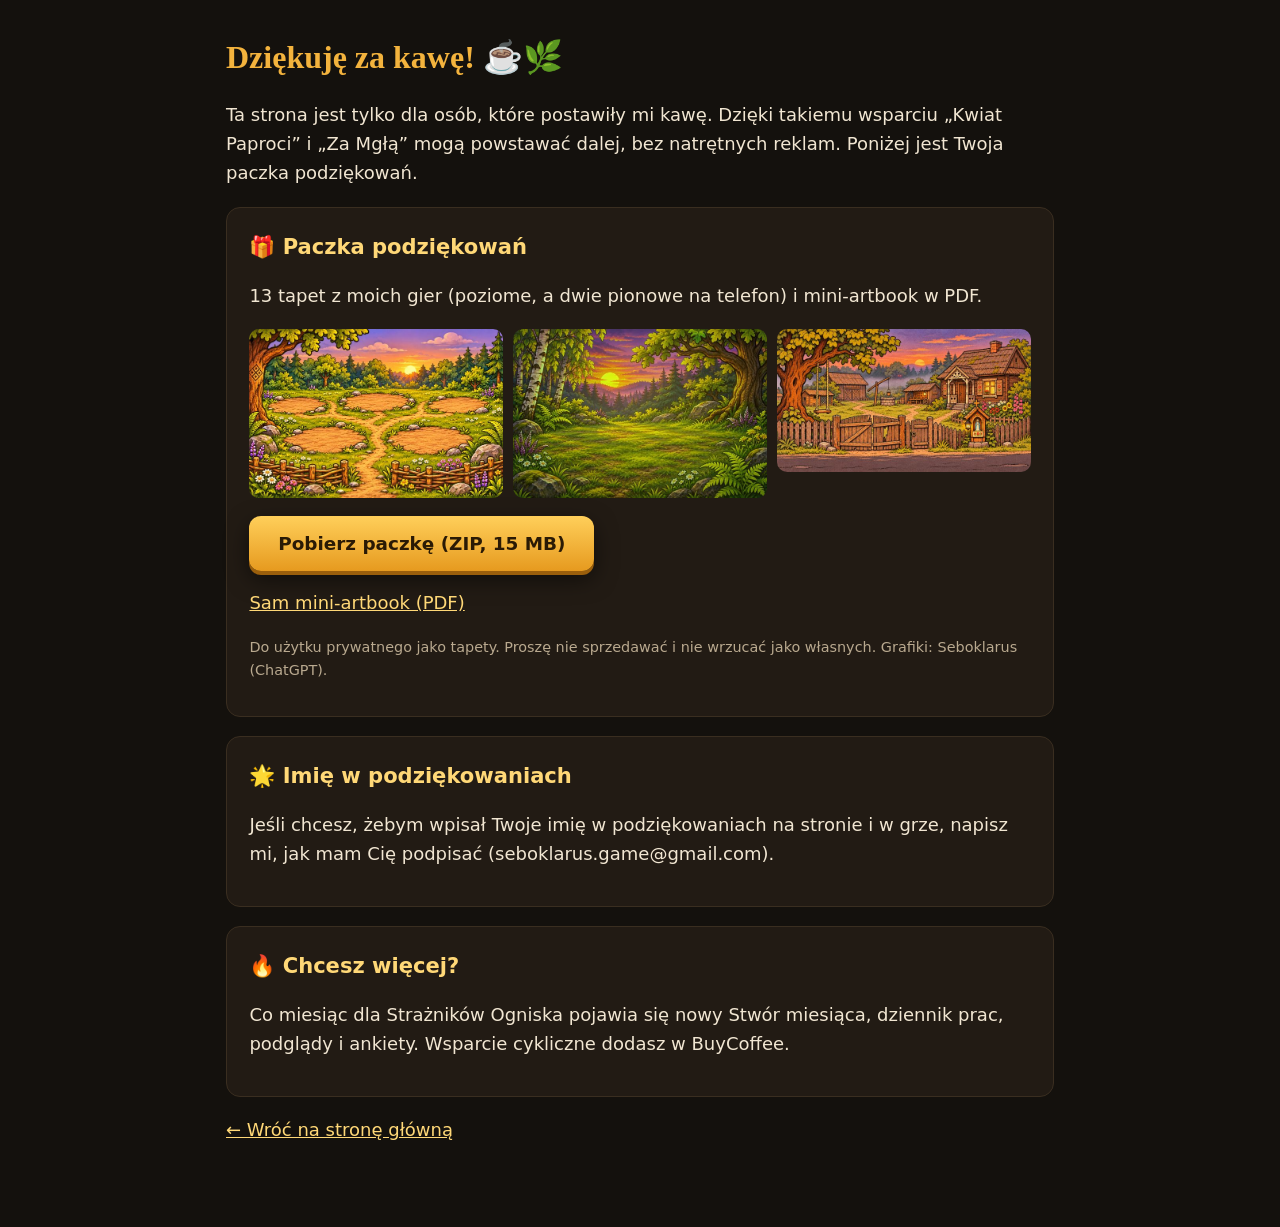
<file: dla-wspierajacych-e44f69cf/index.html>
<!DOCTYPE html><html lang="pl"><head><meta charset="utf-8"><meta name="viewport" content="width=device-width, initial-scale=1">
<meta name="robots" content="noindex, nofollow"><title>Dla wspierających | Seboklarus</title><link rel="stylesheet" href="../styl.css">
<style>main{max-width:860px;margin:0 auto;padding:2rem 1rem 4rem}.karta{background:var(--karta);border:1px solid #3a2e20;border-radius:14px;padding:1.2rem 1.4rem;margin:1.2rem 0}.podglad{display:grid;grid-template-columns:repeat(auto-fit,minmax(200px,1fr));gap:.6rem;margin:1rem 0}.podglad img{width:100%;border-radius:10px}h3{color:var(--zloto2);margin:.2rem 0 .4rem}.male{color:var(--szary);font-size:.9rem}</style></head><body><main>
<h2>Dziękuję za kawę! ☕🌿</h2>
<p>Ta strona jest tylko dla osób, które postawiły mi kawę. Dzięki takiemu wsparciu „Kwiat Paproci” i „Za Mgłą” mogą powstawać dalej, bez natrętnych reklam. Poniżej jest Twoja paczka podziękowań.</p>
<div class="karta"><h3>🎁 Paczka podziękowań</h3>
<p>13 tapet z moich gier (poziome, a dwie pionowe na telefon) i mini-artbook w PDF.</p>
<div class="podglad"><img src="pod_kwiat_osada.jpg" alt=""><img src="pod_kwiat_pradawny_las.jpg" alt=""><img src="pod_za_mgla_zagroda_z_drogi.jpg" alt=""></div>
<p><a class="przycisk" href="Seboklarus_paczka_podziekowan.zip" download>Pobierz paczkę (ZIP, 15 MB)</a></p>
<p><a href="Mini-artbook_Seboklarus.pdf">Sam mini-artbook (PDF)</a></p>
<p class="male">Do użytku prywatnego jako tapety. Proszę nie sprzedawać i nie wrzucać jako własnych. Grafiki: Seboklarus (ChatGPT).</p></div>
<div class="karta"><h3>🌟 Imię w podziękowaniach</h3><p>Jeśli chcesz, żebym wpisał Twoje imię w podziękowaniach na stronie i w grze, napisz mi, jak mam Cię podpisać (seboklarus.game@gmail.com).</p></div>
<div class="karta"><h3>🔥 Chcesz więcej?</h3><p>Co miesiąc dla Strażników Ogniska pojawia się nowy Stwór miesiąca, dziennik prac, podglądy i ankiety. Wsparcie cykliczne dodasz w BuyCoffee.</p></div>
<p><a href="../">← Wróć na stronę główną</a></p></main></body></html>
</file>
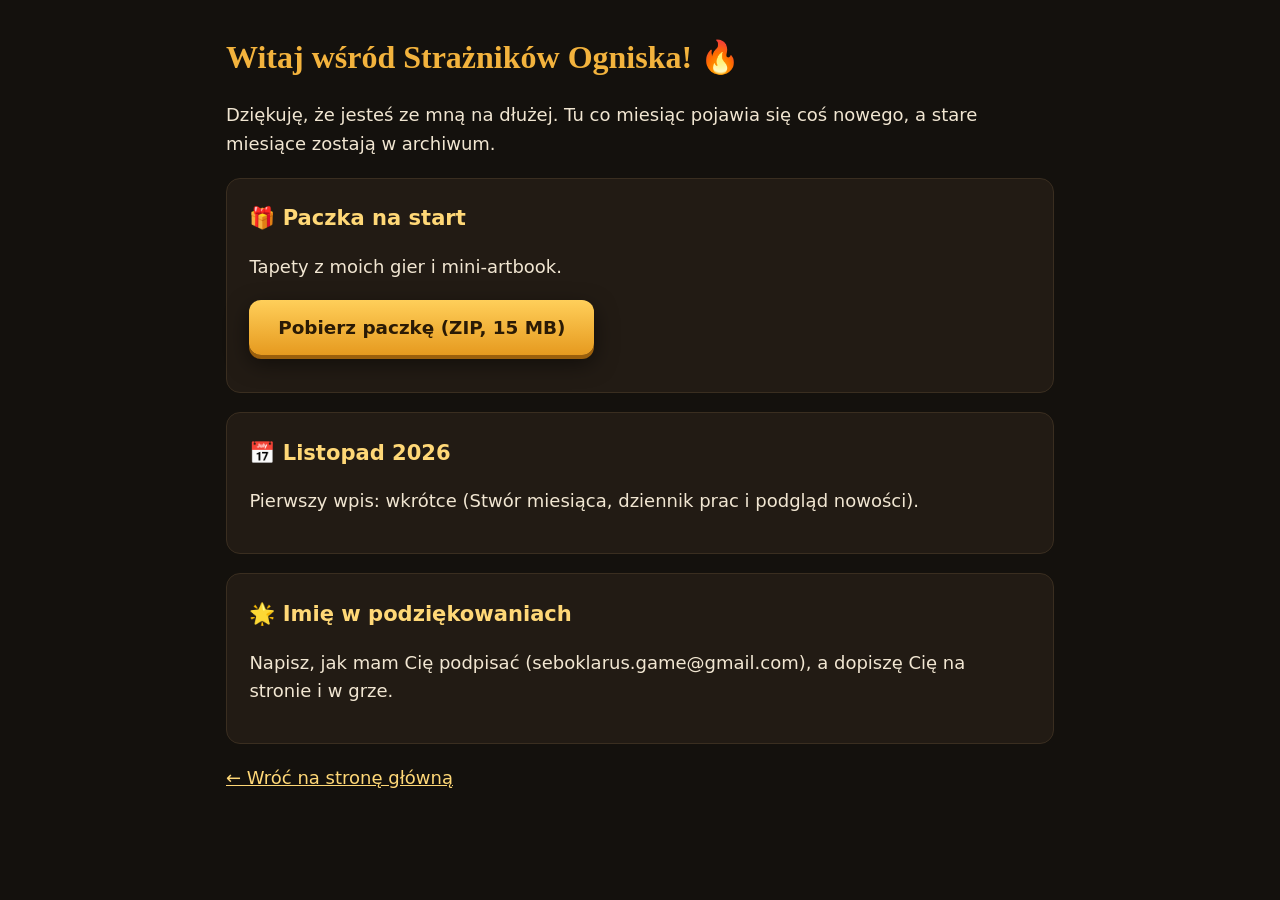
<file: straznicy-ognia-071a0397/index.html>
<!DOCTYPE html><html lang="pl"><head><meta charset="utf-8"><meta name="viewport" content="width=device-width, initial-scale=1">
<meta name="robots" content="noindex, nofollow"><title>Strażnicy Ogniska | Seboklarus</title><link rel="stylesheet" href="../styl.css">
<style>main{max-width:860px;margin:0 auto;padding:2rem 1rem 4rem}.karta{background:var(--karta);border:1px solid #3a2e20;border-radius:14px;padding:1.2rem 1.4rem;margin:1.2rem 0}.podglad{display:grid;grid-template-columns:repeat(auto-fit,minmax(200px,1fr));gap:.6rem;margin:1rem 0}.podglad img{width:100%;border-radius:10px}h3{color:var(--zloto2);margin:.2rem 0 .4rem}.male{color:var(--szary);font-size:.9rem}</style></head><body><main>
<h2>Witaj wśród Strażników Ogniska! 🔥</h2>
<p>Dziękuję, że jesteś ze mną na dłużej. Tu co miesiąc pojawia się coś nowego, a stare miesiące zostają w archiwum.</p>
<div class="karta"><h3>🎁 Paczka na start</h3><p>Tapety z moich gier i mini-artbook.</p>
<p><a class="przycisk" href="../dla-wspierajacych-e44f69cf/Seboklarus_paczka_podziekowan.zip" download>Pobierz paczkę (ZIP, 15 MB)</a></p></div>
<div class="karta"><h3>📅 Listopad 2026</h3><p>Pierwszy wpis: wkrótce (Stwór miesiąca, dziennik prac i podgląd nowości).</p></div>
<div class="karta"><h3>🌟 Imię w podziękowaniach</h3><p>Napisz, jak mam Cię podpisać (seboklarus.game@gmail.com), a dopiszę Cię na stronie i w grze.</p></div>
<p><a href="../">← Wróć na stronę główną</a></p></main></body></html>
</file>
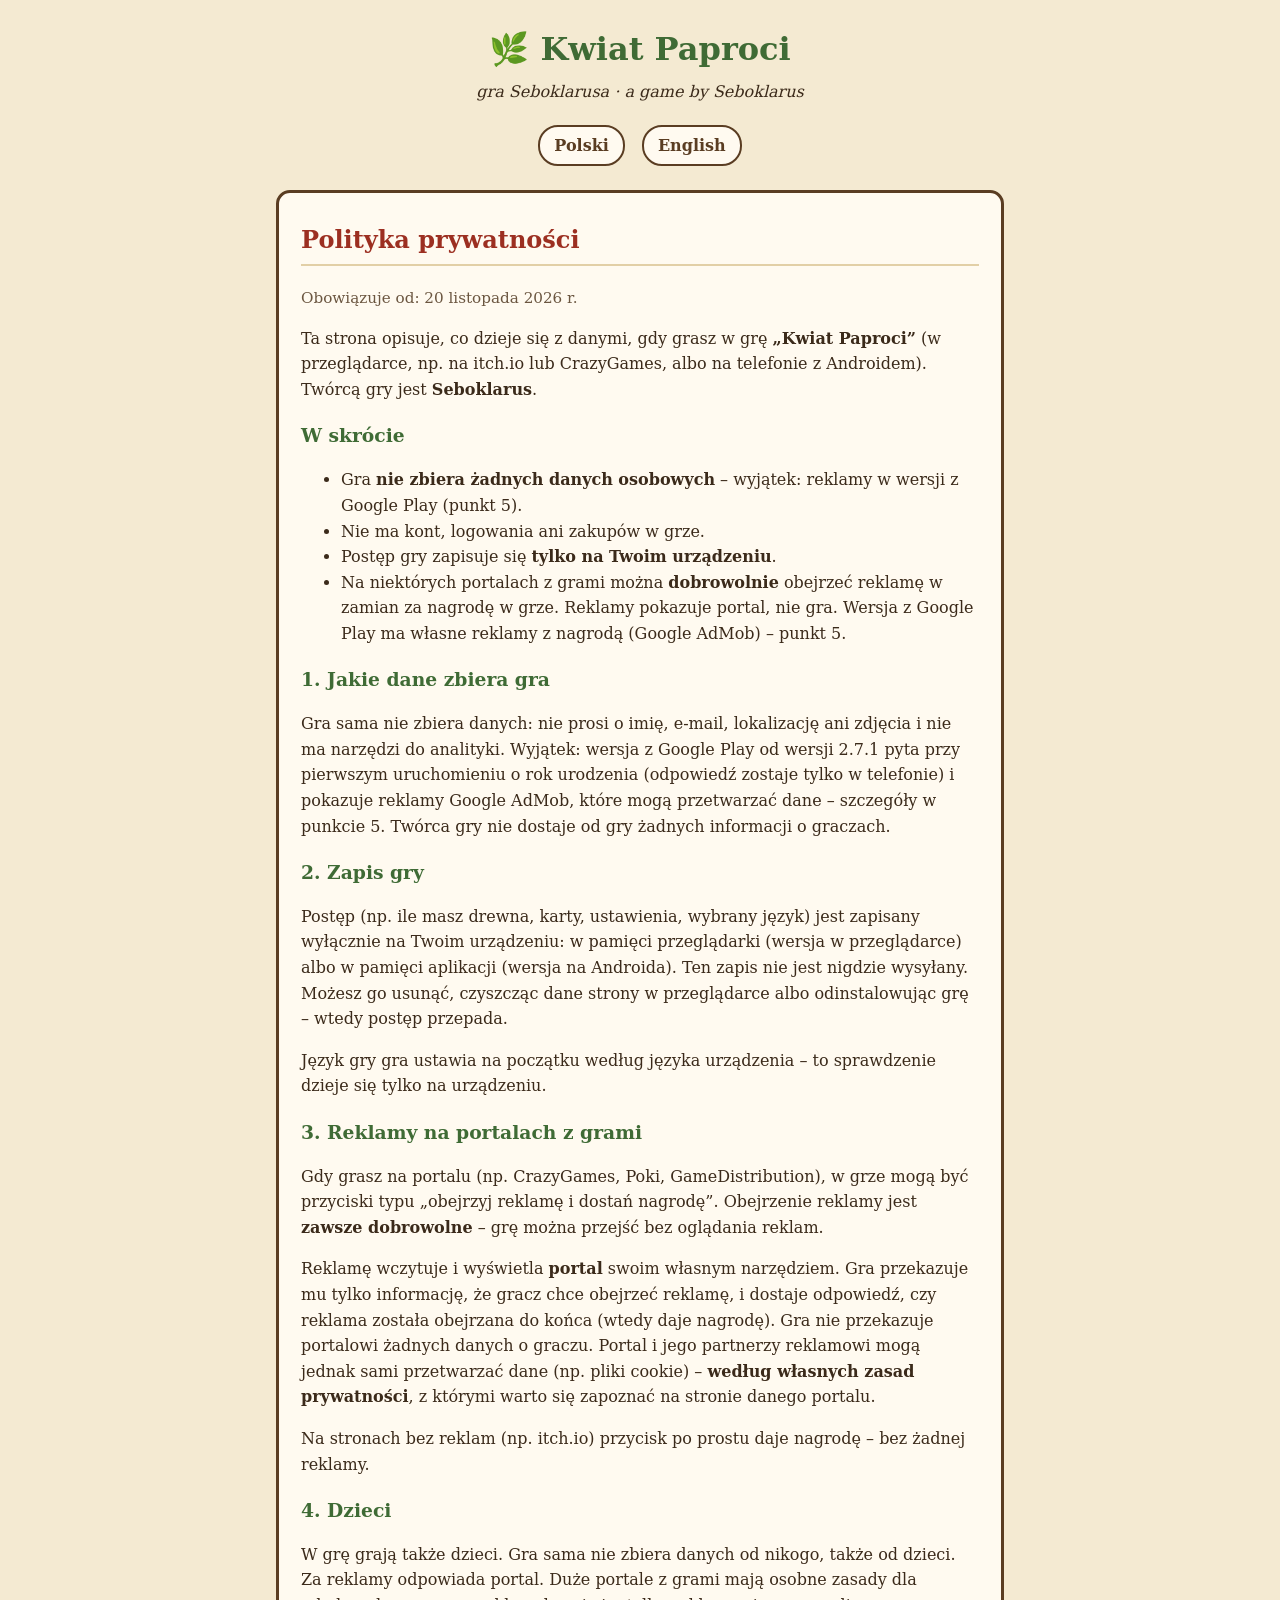
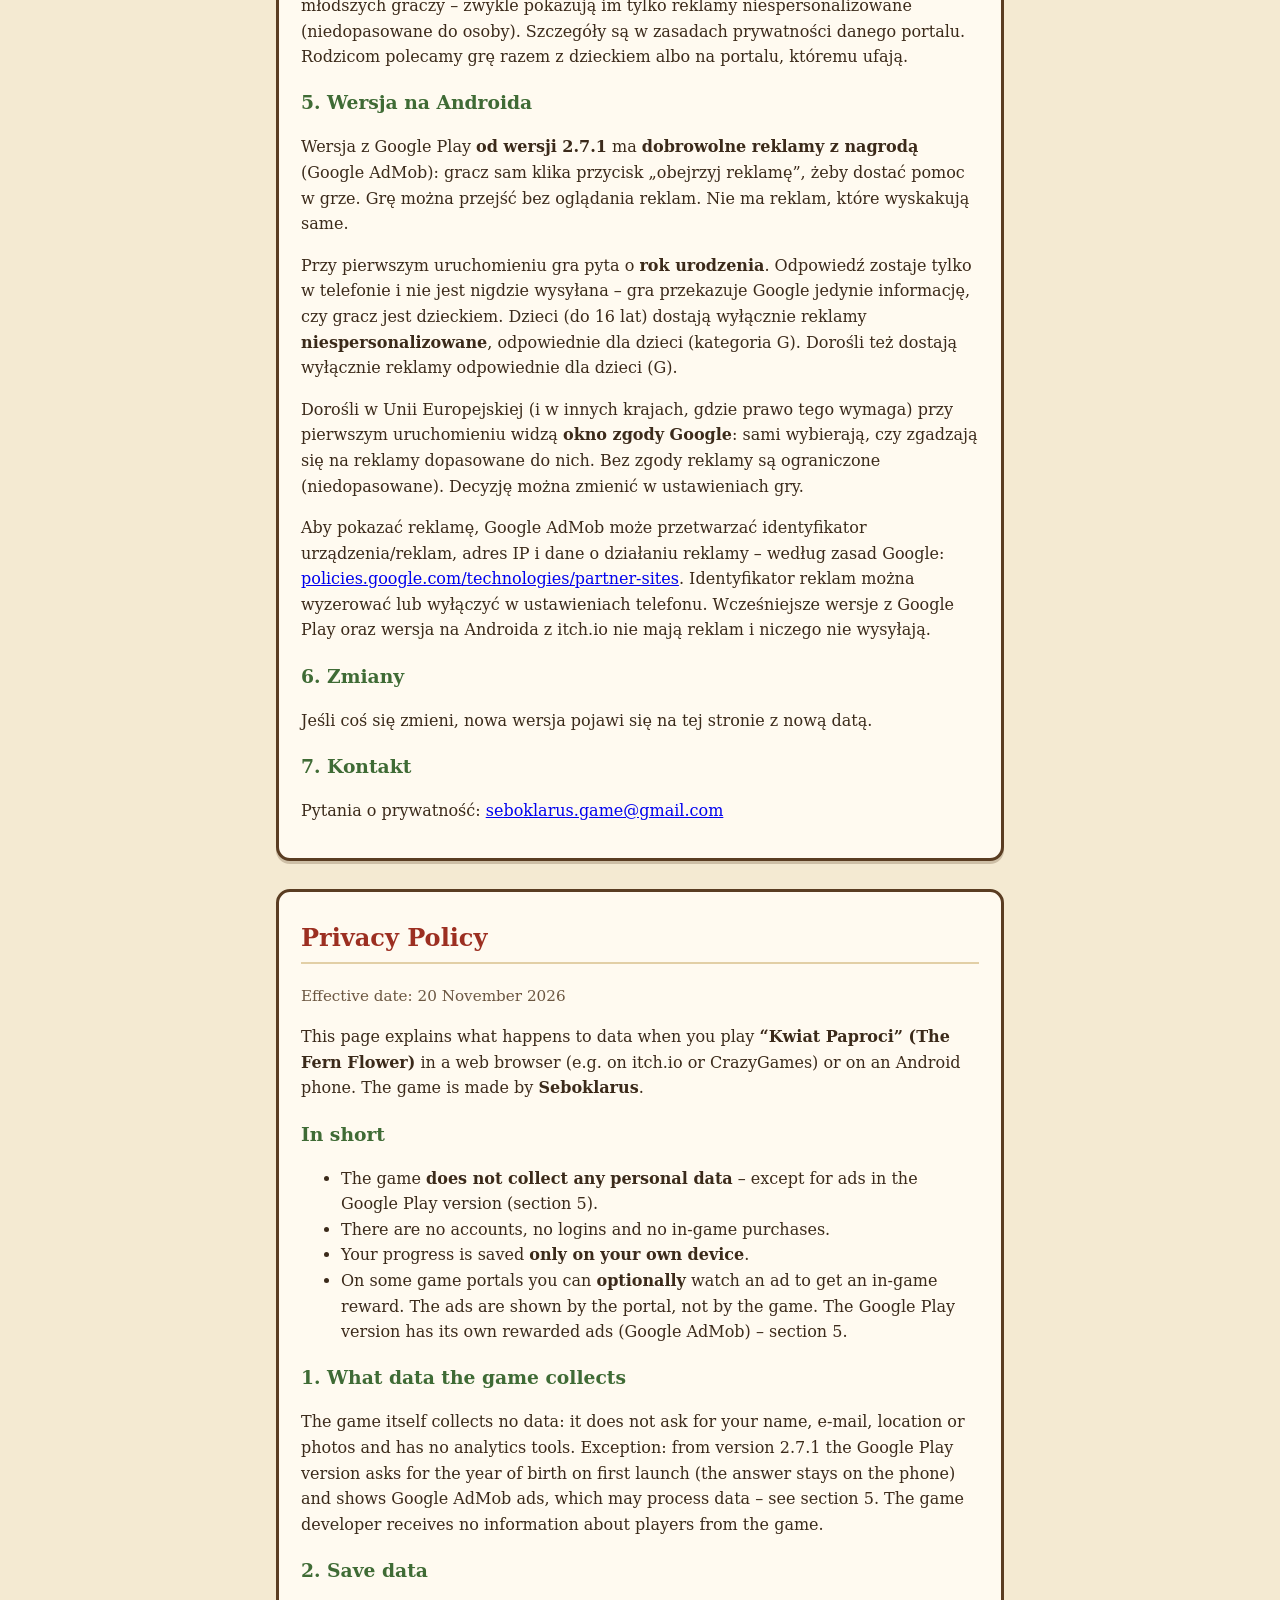
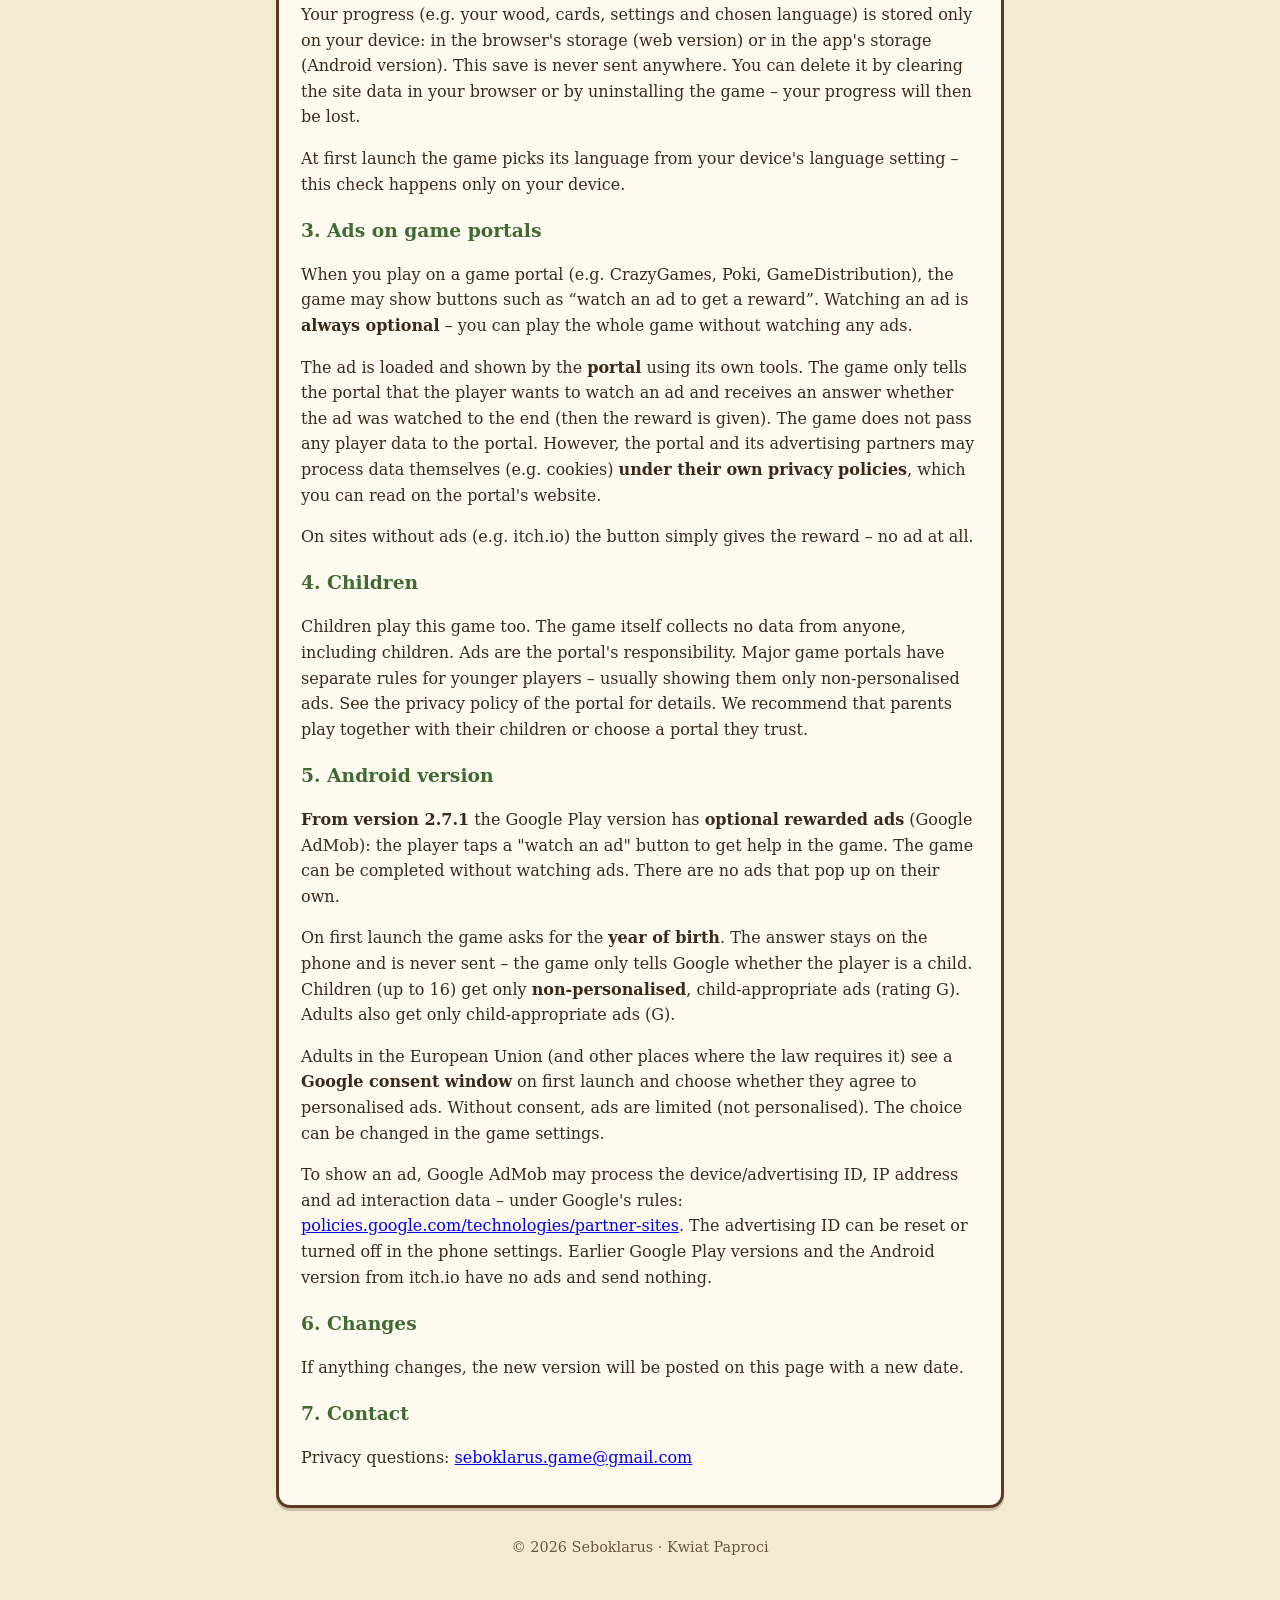
<file: prywatnosc.html>
<!DOCTYPE html>
<html lang="pl">
<head>
<meta charset="utf-8">
<meta name="viewport" content="width=device-width, initial-scale=1">
<title>Kwiat Paproci – Polityka prywatności / Privacy Policy</title>
<style>
  :root { --tlo:#f4ead2; --karta:#fffaf0; --tekst:#3b2a1a; --akcent:#9c2f21; --zielen:#3f6b35; --ramka:#5a3d22; }
  * { box-sizing: border-box; }
  body { margin:0; background:var(--tlo); color:var(--tekst);
         font-family: Georgia, "DejaVu Serif", "Times New Roman", serif; line-height:1.6; }
  .strona { max-width: 760px; margin: 0 auto; padding: 24px 16px 48px; }
  header { text-align:center; margin-bottom: 20px; }
  header h1 { margin: 0; font-size: 2rem; color: var(--zielen); }
  header p { margin: 4px 0 0; font-style: italic; }
  nav { text-align:center; margin: 12px 0 24px; }
  nav a { display:inline-block; margin: 0 6px; padding: 6px 14px; border:2px solid var(--ramka);
          border-radius: 20px; color: var(--ramka); text-decoration:none; font-weight:bold; background:var(--karta); }
  section { background: var(--karta); border: 3px solid var(--ramka); border-radius: 14px;
            padding: 8px 22px 18px; margin-bottom: 28px; box-shadow: 0 3px 0 rgba(90,61,34,.25); }
  h2 { color: var(--akcent); border-bottom: 2px solid #e2cfa6; padding-bottom: 4px; }
  h3 { color: var(--zielen); margin-bottom: 4px; }
  .uzupelnic { background:#ffe08a; padding: 1px 6px; border-radius: 4px; font-weight:bold; }
  .data { font-size: .95rem; color: #6b5640; }
  footer { text-align:center; font-size:.9rem; color:#6b5640; }
</style>
</head>
<body>
<div class="strona">

<header>
  <h1>🌿 Kwiat Paproci</h1>
  <p>gra Seboklarusa · a game by Seboklarus</p>
</header>

<nav>
  <a href="#pl">Polski</a>
  <a href="#en">English</a>
</nav>

<!-- ===================== POLSKI ===================== -->
<section id="pl" lang="pl">
  <h2>Polityka prywatności</h2>
  <p class="data">Obowiązuje od: 20 listopada 2026 r.</p>

  <p>Ta strona opisuje, co dzieje się z danymi, gdy grasz w grę <strong>„Kwiat Paproci”</strong>
  (w przeglądarce, np. na itch.io lub CrazyGames, albo na telefonie z Androidem). Twórcą gry jest <strong>Seboklarus</strong>.</p>

  <h3>W skrócie</h3>
  <ul>
    <li>Gra <strong>nie zbiera żadnych danych osobowych</strong> – wyjątek: reklamy w wersji z Google Play (punkt 5).</li>
    <li>Nie ma kont, logowania ani zakupów w grze.</li>
    <li>Postęp gry zapisuje się <strong>tylko na Twoim urządzeniu</strong>.</li>
    <li>Na niektórych portalach z grami można <strong>dobrowolnie</strong> obejrzeć reklamę w zamian za nagrodę w grze. Reklamy pokazuje portal, nie gra. Wersja z Google Play ma własne reklamy z nagrodą (Google AdMob) – punkt 5.</li>
  </ul>

  <h3>1. Jakie dane zbiera gra</h3>
  <p>Gra sama nie zbiera danych: nie prosi o imię, e-mail, lokalizację ani zdjęcia i nie ma narzędzi do analityki. Wyjątek: wersja z Google Play od wersji 2.7.1 pyta przy pierwszym uruchomieniu o rok urodzenia (odpowiedź zostaje tylko w telefonie) i pokazuje reklamy Google AdMob, które mogą przetwarzać dane – szczegóły w punkcie 5.
  Twórca gry nie dostaje od gry żadnych informacji o graczach.</p>

  <h3>2. Zapis gry</h3>
  <p>Postęp (np. ile masz drewna, karty, ustawienia, wybrany język) jest zapisany wyłącznie na Twoim urządzeniu:
  w pamięci przeglądarki (wersja w przeglądarce) albo w pamięci aplikacji (wersja na Androida). Ten zapis nie jest nigdzie wysyłany.
  Możesz go usunąć, czyszcząc dane strony w przeglądarce albo odinstalowując grę – wtedy postęp przepada.</p>
  <p>Język gry gra ustawia na początku według języka urządzenia – to sprawdzenie dzieje się tylko na urządzeniu.</p>

  <h3>3. Reklamy na portalach z grami</h3>
  <p>Gdy grasz na portalu (np. CrazyGames, Poki, GameDistribution), w grze mogą być przyciski typu „obejrzyj reklamę i dostań nagrodę”.
  Obejrzenie reklamy jest <strong>zawsze dobrowolne</strong> – grę można przejść bez oglądania reklam.</p>
  <p>Reklamę wczytuje i wyświetla <strong>portal</strong> swoim własnym narzędziem. Gra przekazuje mu tylko informację,
  że gracz chce obejrzeć reklamę, i dostaje odpowiedź, czy reklama została obejrzana do końca (wtedy daje nagrodę). Gra nie przekazuje portalowi żadnych danych o graczu.
  Portal i jego partnerzy reklamowi mogą jednak sami przetwarzać dane (np. pliki cookie) – <strong>według własnych zasad prywatności</strong>,
  z którymi warto się zapoznać na stronie danego portalu.</p>
  <p>Na stronach bez reklam (np. itch.io) przycisk po prostu daje nagrodę – bez żadnej reklamy.</p>

  <h3>4. Dzieci</h3>
  <p>W grę grają także dzieci. Gra sama nie zbiera danych od nikogo, także od dzieci.
  Za reklamy odpowiada portal. Duże portale z grami mają osobne zasady dla młodszych graczy – zwykle pokazują im tylko reklamy niespersonalizowane (niedopasowane do osoby). Szczegóły są w zasadach prywatności danego portalu.
  Rodzicom polecamy grę razem z dzieckiem albo na portalu, któremu ufają.</p>

  <h3>5. Wersja na Androida</h3>
  <p>Wersja z Google Play <strong>od wersji 2.7.1</strong> ma <strong>dobrowolne reklamy z nagrodą</strong> (Google AdMob): gracz sam klika przycisk „obejrzyj reklamę”, żeby dostać pomoc w grze.
  Grę można przejść bez oglądania reklam. Nie ma reklam, które wyskakują same.</p>
  <p>Przy pierwszym uruchomieniu gra pyta o <strong>rok urodzenia</strong>. Odpowiedź zostaje tylko w telefonie i nie jest nigdzie wysyłana – gra przekazuje Google
  jedynie informację, czy gracz jest dzieckiem. Dzieci (do 16 lat) dostają wyłącznie reklamy <strong>niespersonalizowane</strong>, odpowiednie dla dzieci (kategoria G).
  Dorośli też dostają wyłącznie reklamy odpowiednie dla dzieci (G).</p>
  <p>Dorośli w Unii Europejskiej (i w innych krajach, gdzie prawo tego wymaga) przy pierwszym uruchomieniu widzą <strong>okno zgody Google</strong>: sami wybierają, czy zgadzają się na reklamy dopasowane do nich. Bez zgody reklamy są ograniczone (niedopasowane). Decyzję można zmienić w ustawieniach gry.</p>
  <p>Aby pokazać reklamę, Google AdMob może przetwarzać identyfikator urządzenia/reklam, adres IP i dane o działaniu reklamy – według zasad Google:
  <a href="https://policies.google.com/technologies/partner-sites">policies.google.com/technologies/partner-sites</a>. Identyfikator reklam można wyzerować lub wyłączyć w ustawieniach telefonu.
  Wcześniejsze wersje z Google Play oraz wersja na Androida z itch.io nie mają reklam i niczego nie wysyłają.</p>

  <h3>6. Zmiany</h3>
  <p>Jeśli coś się zmieni, nowa wersja pojawi się na tej stronie z nową datą.</p>

  <h3>7. Kontakt</h3>
  <p>Pytania o prywatność: <a href="mailto:seboklarus.game@gmail.com">seboklarus.game@gmail.com</a></p>
</section>

<!-- ===================== ENGLISH ===================== -->
<section id="en" lang="en">
  <h2>Privacy Policy</h2>
  <p class="data">Effective date: 20 November 2026</p>

  <p>This page explains what happens to data when you play <strong>“Kwiat Paproci” (The Fern Flower)</strong>
  in a web browser (e.g. on itch.io or CrazyGames) or on an Android phone. The game is made by <strong>Seboklarus</strong>.</p>

  <h3>In short</h3>
  <ul>
    <li>The game <strong>does not collect any personal data</strong> – except for ads in the Google Play version (section 5).</li>
    <li>There are no accounts, no logins and no in-game purchases.</li>
    <li>Your progress is saved <strong>only on your own device</strong>.</li>
    <li>On some game portals you can <strong>optionally</strong> watch an ad to get an in-game reward. The ads are shown by the portal, not by the game. The Google Play version has its own rewarded ads (Google AdMob) – section 5.</li>
  </ul>

  <h3>1. What data the game collects</h3>
  <p>The game itself collects no data: it does not ask for your name, e-mail, location or photos and has no analytics tools. Exception: from version 2.7.1 the Google Play version asks for the year of birth on first launch (the answer stays on the phone) and shows Google AdMob ads, which may process data – see section 5.
  The game developer receives no information about players from the game.</p>

  <h3>2. Save data</h3>
  <p>Your progress (e.g. your wood, cards, settings and chosen language) is stored only on your device:
  in the browser's storage (web version) or in the app's storage (Android version). This save is never sent anywhere.
  You can delete it by clearing the site data in your browser or by uninstalling the game – your progress will then be lost.</p>
  <p>At first launch the game picks its language from your device's language setting – this check happens only on your device.</p>

  <h3>3. Ads on game portals</h3>
  <p>When you play on a game portal (e.g. CrazyGames, Poki, GameDistribution), the game may show buttons such as “watch an ad to get a reward”.
  Watching an ad is <strong>always optional</strong> – you can play the whole game without watching any ads.</p>
  <p>The ad is loaded and shown by the <strong>portal</strong> using its own tools. The game only tells the portal that the player wants to watch an ad
  and receives an answer whether the ad was watched to the end (then the reward is given). The game does not pass any player data to the portal.
  However, the portal and its advertising partners may process data themselves (e.g. cookies) <strong>under their own privacy policies</strong>,
  which you can read on the portal's website.</p>
  <p>On sites without ads (e.g. itch.io) the button simply gives the reward – no ad at all.</p>

  <h3>4. Children</h3>
  <p>Children play this game too. The game itself collects no data from anyone, including children.
  Ads are the portal's responsibility. Major game portals have separate rules for younger players – usually showing them only non-personalised ads. See the privacy policy of the portal for details.
  We recommend that parents play together with their children or choose a portal they trust.</p>

  <h3>5. Android version</h3>
  <p><strong>From version 2.7.1</strong> the Google Play version has <strong>optional rewarded ads</strong> (Google AdMob): the player taps a "watch an ad" button to get help in the game.
  The game can be completed without watching ads. There are no ads that pop up on their own.</p>
  <p>On first launch the game asks for the <strong>year of birth</strong>. The answer stays on the phone and is never sent – the game only tells Google
  whether the player is a child. Children (up to 16) get only <strong>non-personalised</strong>, child-appropriate ads (rating G). Adults also get only child-appropriate ads (G).</p>
  <p>Adults in the European Union (and other places where the law requires it) see a <strong>Google consent window</strong> on first launch and choose whether they agree to personalised ads. Without consent, ads are limited (not personalised). The choice can be changed in the game settings.</p>
  <p>To show an ad, Google AdMob may process the device/advertising ID, IP address and ad interaction data – under Google's rules:
  <a href="https://policies.google.com/technologies/partner-sites">policies.google.com/technologies/partner-sites</a>. The advertising ID can be reset or turned off in the phone settings.
  Earlier Google Play versions and the Android version from itch.io have no ads and send nothing.</p>

  <h3>6. Changes</h3>
  <p>If anything changes, the new version will be posted on this page with a new date.</p>

  <h3>7. Contact</h3>
  <p>Privacy questions: <a href="mailto:seboklarus.game@gmail.com">seboklarus.game@gmail.com</a></p>
</section>

<footer>© 2026 Seboklarus · Kwiat Paproci</footer>

</div>
</body>
</html>
</file>
<file: styl.css>
:root {
  --tlo: #14110d; --karta: #221b14; --zloto: #f3b33d; --zloto2: #ffd877;
  --tekst: #f1e6d2; --szary: #b9a98f; --mgla: #8fa3a8;
}
* { box-sizing: border-box; }
html { scroll-behavior: smooth; }
body {
  margin: 0; background: var(--tlo); color: var(--tekst);
  font: 18px/1.6 "Segoe UI", Roboto, "Noto Sans", system-ui, sans-serif;
}
html[lang="pl"] .en, html[lang="en"] .pl { display: none !important; }
a { color: var(--zloto2); }
h2 { font-family: Georgia, "Times New Roman", serif; color: var(--zloto); font-size: 2rem; margin: 0 0 .6rem; }

/* górny pasek */
.gora {
  position: sticky; top: 0; z-index: 10; display: flex; justify-content: space-between; align-items: center;
  padding: .5rem 1rem; background: rgba(20, 17, 13, .88); backdrop-filter: blur(6px);
  border-bottom: 1px solid #3a2e20;
}
.marka { display: flex; align-items: center; gap: .5rem; text-decoration: none; color: var(--tekst); font-weight: 700; }
.marka img { border-radius: 8px; }
.linki { display: flex; align-items: center; gap: 1rem; }
.linki a { text-decoration: none; color: var(--tekst); font-size: .95rem; }
.linki a:hover { color: var(--zloto2); }
#jezyk {
  background: none; border: 1px solid var(--zloto); color: var(--zloto); border-radius: 6px;
  padding: .2rem .6rem; font-weight: 700; cursor: pointer;
}

/* nagłówek z okładką */
.bohater { position: relative; min-height: min(88vh, 780px); display: grid; place-items: center; text-align: center; overflow: hidden; }
.bohater-tlo {
  position: absolute; inset: 0; background: url(img/kwiat_tlo.jpg) center / cover no-repeat;
  filter: brightness(.55);
}
.bohater-tlo::after { content: ""; position: absolute; inset: 0; background: linear-gradient(transparent 55%, var(--tlo)); }
.bohater-tresc { position: relative; padding: 2rem 1rem 3rem; max-width: 900px; }
.bohater h1 { margin: 0; }
.logo { width: min(560px, 90vw); height: auto; filter: drop-shadow(0 6px 18px #000a); }
.hasło { font-size: 1.25rem; text-shadow: 0 2px 6px #000; margin: .5rem 0 1.4rem; }
.platformy { color: var(--szary); font-size: .95rem; text-shadow: 0 1px 4px #000; }

.przycisk {
  display: inline-block; padding: .8rem 1.8rem; border-radius: 12px; text-decoration: none;
  background: linear-gradient(#ffcf5a, #e69a1f); color: #2a1a05; font-weight: 800; font-size: 1.15rem;
  box-shadow: 0 4px 0 #9b5f0c, 0 8px 22px #0008; transition: transform .1s;
}
.przycisk:hover { transform: translateY(-2px); }
.przycisk.duzy { font-size: 1.5rem; padding: 1rem 2.4rem; }
.przycisk.drugi { background: linear-gradient(#c9d6d8, #8fa3a8); box-shadow: 0 4px 0 #56676b, 0 8px 22px #0008; color: #142023; }

main { max-width: 1150px; margin: 0 auto; padding: 0 1rem; }
section { margin: 3.5rem 0; }

/* film + opis */
.pas { display: grid; grid-template-columns: 1.2fr 1fr; gap: 2rem; align-items: start; }
.film { position: relative; aspect-ratio: 16 / 9; border-radius: 14px; overflow: hidden; cursor: pointer; background: #000; box-shadow: 0 10px 30px #000a; }
.film img, .film iframe { width: 100%; height: 100%; object-fit: cover; border: 0; display: block; }
.graj-film {
  position: absolute; inset: 0; margin: auto; width: 84px; height: 84px; border-radius: 50%;
  border: 0; background: #e33c; color: #fff; font-size: 2.2rem; cursor: pointer;
}
.cechy { padding-left: 0; list-style: none; }
.cechy li { margin: .35rem 0; }

/* galeria */
.galeria { display: grid; grid-template-columns: repeat(3, 1fr); gap: .8rem; }
.galeria img {
  width: 100%; aspect-ratio: 16 / 9; object-fit: cover; border-radius: 10px; cursor: zoom-in;
  box-shadow: 0 4px 14px #0009; transition: transform .15s;
}
.galeria img:hover { transform: scale(1.03); }
.srodek { text-align: center; }
.male { color: var(--szary); font-size: .95rem; }

/* Za Mgłą */
.mgla {
  position: relative; padding: 2.5rem 2rem; border-radius: 20px; overflow: hidden;
  background: radial-gradient(ellipse at 30% 0%, #3d4b4e 0%, #1c2426 55%, #121719 100%);
  border: 1px solid #3e4c4f;
}
.mgla::before {
  content: ""; position: absolute; inset: -20%; pointer-events: none; opacity: .35;
  background: radial-gradient(circle at 20% 40%, #fff3 0 18%, transparent 30%),
              radial-gradient(circle at 75% 60%, #fff2 0 22%, transparent 35%);
  animation: dryf 22s ease-in-out infinite alternate;
}
@keyframes dryf { to { transform: translateX(8%) translateY(-4%); } }
.mgla > * { position: relative; }
.mgla h2 { color: #dfe8e9; }
.mgla h2 small { font-size: 1rem; color: var(--mgla); }
.mgla-naglowek { display: flex; gap: 1.2rem; align-items: center; margin-bottom: 1rem; }
.mgla-naglowek img { border-radius: 22px; box-shadow: 0 6px 18px #000a; }
.znaczek {
  display: inline-block; margin: 0 0 .3rem; padding: .15rem .7rem; border-radius: 99px;
  background: #e3c15a; color: #241a03; font-weight: 800; font-size: .85rem; text-transform: uppercase; letter-spacing: .04em;
}
.mgla .galeria { margin: 1.5rem 0; }

.autor { max-width: 800px; margin-left: auto; margin-right: auto; text-align: center; }
.linki-autor { font-weight: 700; }
footer { text-align: center; color: var(--szary); font-size: .85rem; padding: 2rem 1rem; border-top: 1px solid #3a2e20; }

dialog { border: 0; padding: 0; background: transparent; max-width: 96vw; }
dialog::backdrop { background: #000d; }
dialog img { max-width: 96vw; max-height: 90vh; border-radius: 10px; display: block; }
dialog button { position: absolute; top: 8px; right: 8px; background: #000a; color: #fff; border: 0; font-size: 1.4rem; border-radius: 50%; width: 40px; height: 40px; cursor: pointer; }

@media (max-width: 800px) {
  body { font-size: 16px; }
  .pas { grid-template-columns: 1fr; }
  .galeria { grid-template-columns: 1fr 1fr; }
  .linki a { display: none; }
  .bohater { min-height: min(75vh, 640px); }
  .hasło br { display: none; }
  .mgla { padding: 1.5rem 1rem; }
}
#licznik { margin: 0 0 .5rem; min-height: 20px; }

/* kontakt */
.kontakt { max-width: 640px; margin-left: auto; margin-right: auto; text-align: center; }
#formularz { display: grid; gap: .9rem; text-align: left; margin-top: 1rem; }
#formularz label { display: grid; gap: .3rem; font-weight: 600; font-size: .95rem; }
#formularz input, #formularz textarea {
  font: inherit; color: var(--tekst); background: var(--karta); border: 1px solid #4a3b28;
  border-radius: 10px; padding: .6rem .8rem;
}
#formularz input:focus, #formularz textarea:focus { outline: 2px solid var(--zloto); border-color: transparent; }
#formularz .przycisk { justify-self: center; border: 0; cursor: pointer; }
#formularz .przycisk:disabled { opacity: .6; }
#wynik { text-align: center; min-height: 1.5em; }
.ukryty { display: none; }
.przycisk.wesprzyj { margin-top: .4rem; font-size: 1rem; padding: .6rem 1.4rem; background: linear-gradient(#ff8a8a, #d9465a); color: #fff; box-shadow: 0 4px 0 #8e2234, 0 8px 22px #0008; }

/* nowości */
.nowosci .wpis { background: var(--karta); border: 1px solid #3a2e20; border-left: 4px solid var(--zloto); border-radius: 10px; padding: 1rem 1.25rem; }
.nowosci .data { margin: 0; color: var(--zloto2); font-size: .9rem; font-weight: 700; }
.nowosci h3 { margin: .2rem 0 .5rem; font-family: Georgia, "Times New Roman", serif; font-size: 1.3rem; }
.nowosci p { margin: .4rem 0; }
.nowosci { max-width: 800px; margin-left: auto; margin-right: auto; }
</file>
